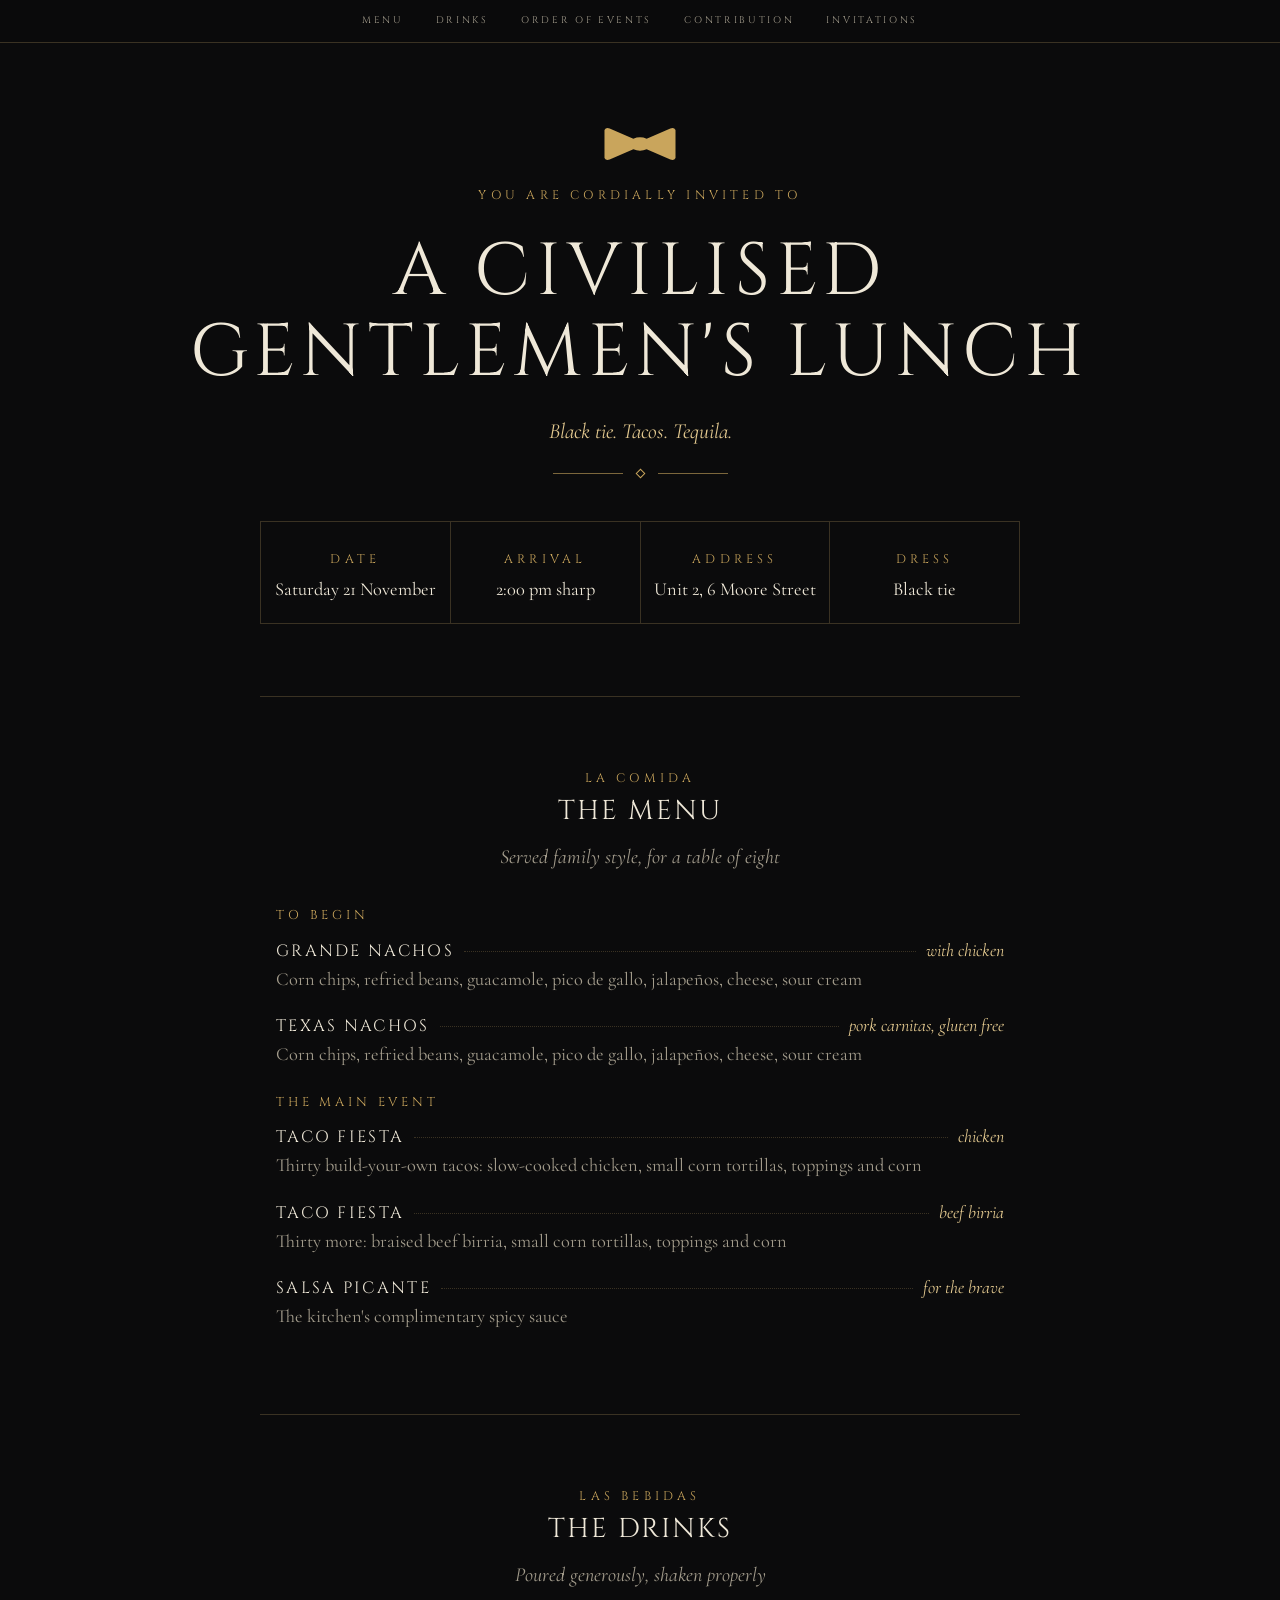
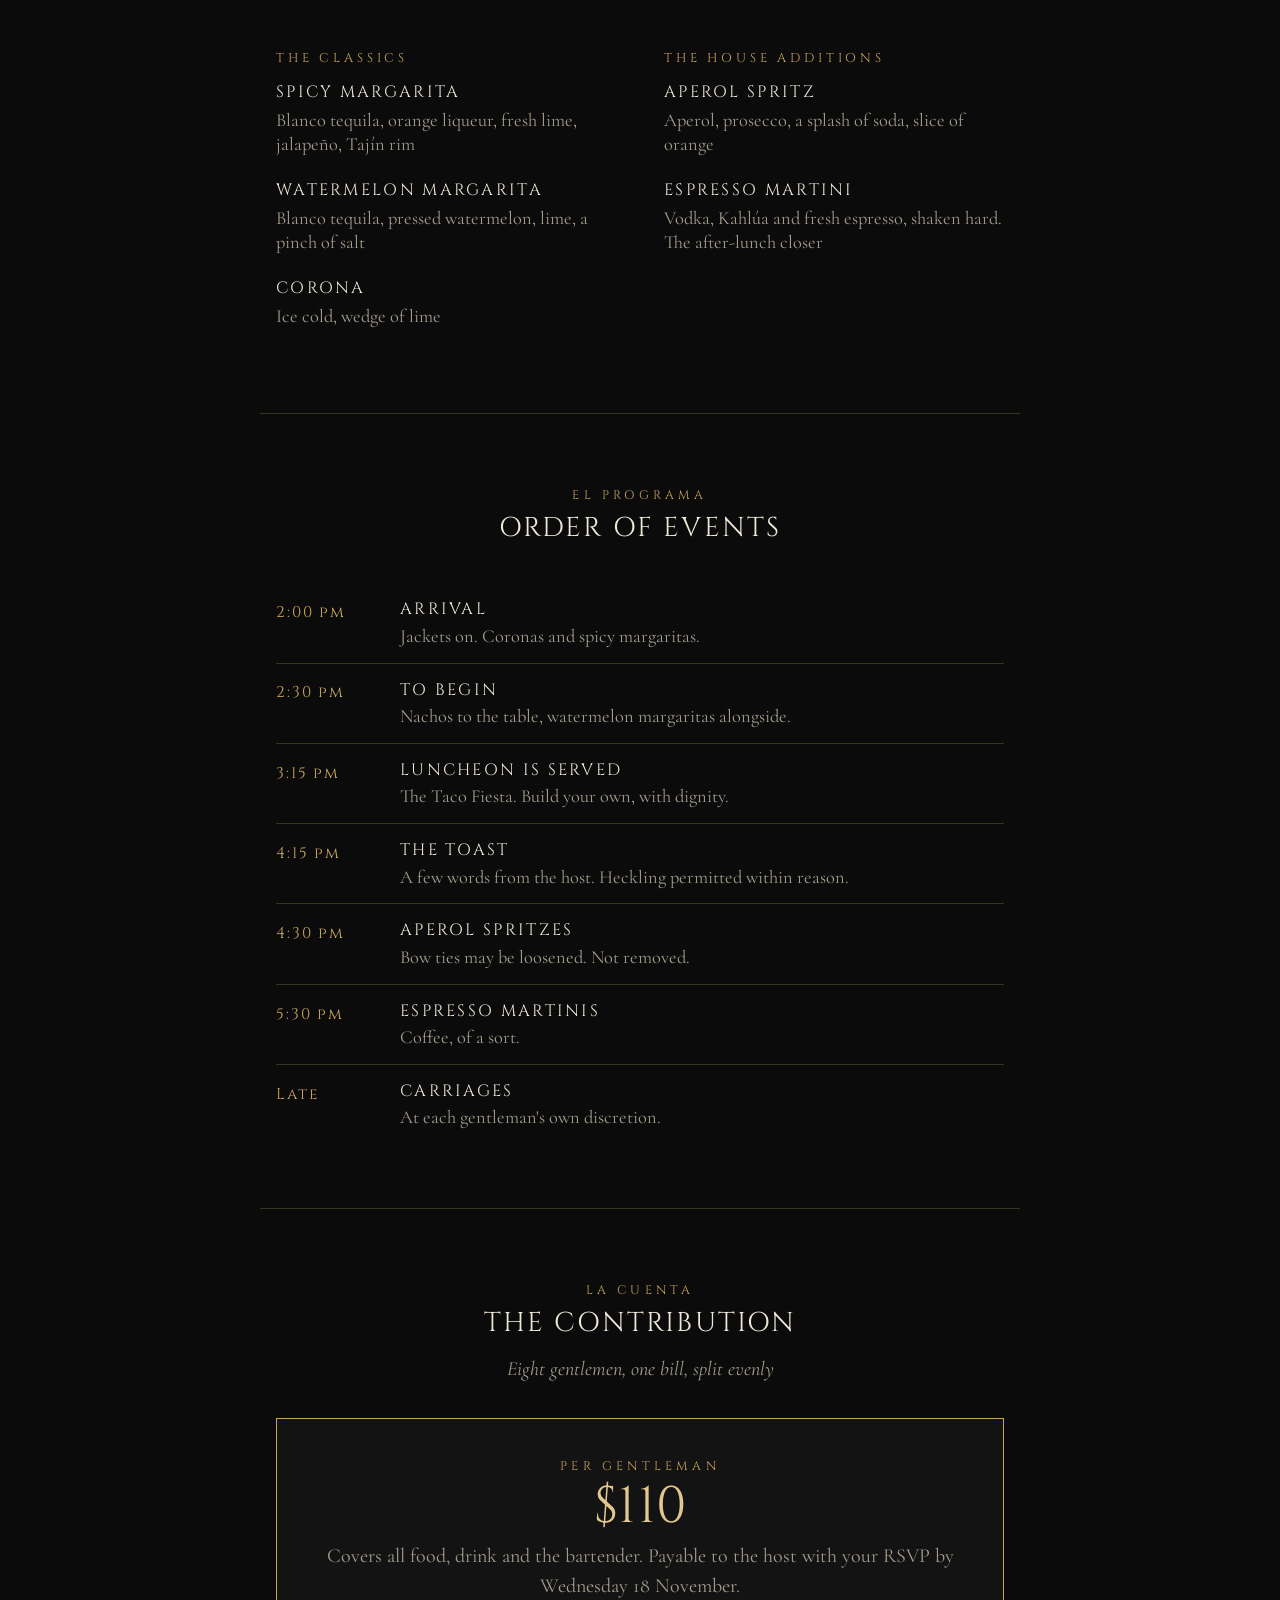
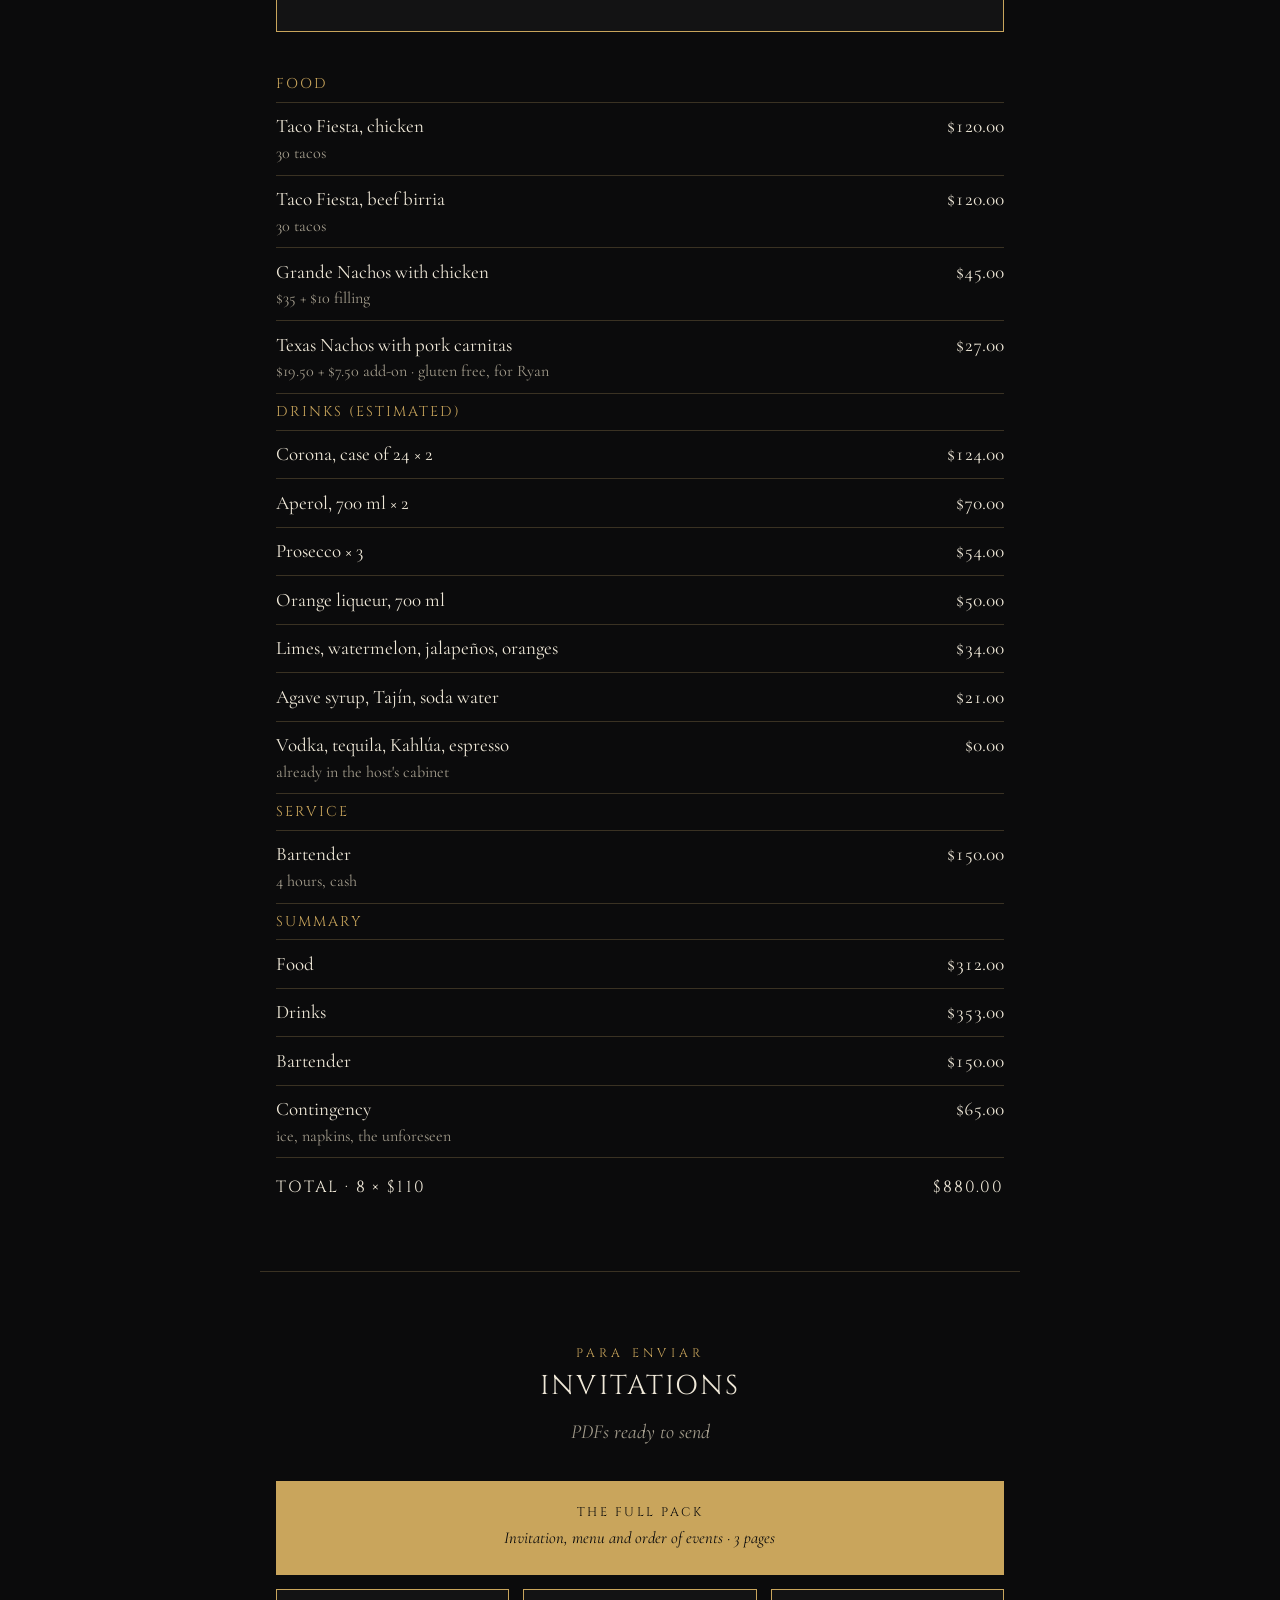
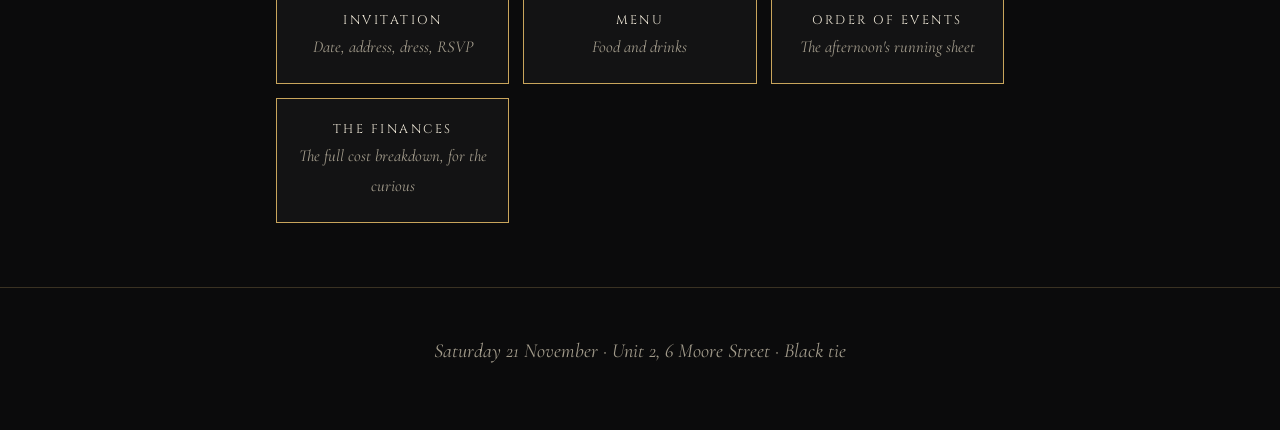
<file: index.html>
<!doctype html>
<html lang="en-AU">
<head>
<meta charset="utf-8">
<meta name="viewport" content="width=device-width, initial-scale=1">
<title>A Civilised Gentlemen's Lunch · Saturday 21 November</title>
<meta name="description" content="Black tie. Tacos. Tequila. Saturday 21 November, 2pm, Moore Street.">
<link rel="stylesheet" href="styles.css">
</head>
<body class="site">

<nav>
  <a href="#menu">Menu</a>
  <a href="#drinks">Drinks</a>
  <a href="#order">Order of Events</a>
  <a href="#contribution">Contribution</a>
  <a href="#downloads">Invitations</a>
</nav>

<div class="hero">
  <svg class="bowtie" viewBox="0 0 100 46" aria-hidden="true"><path d="M2 4 Q4 0 9 2 L41 16 Q50 12 59 16 L91 2 Q96 0 98 4 L98 42 Q96 46 91 44 L59 30 Q50 34 41 30 L9 44 Q4 46 2 42 Z"/></svg>
  <p class="eyebrow" style="margin-top:26px">You are cordially invited to</p>
  <h1>A Civilised<br>Gentlemen's Lunch</h1>
  <p class="sub">Black tie. Tacos. Tequila.</p>
  <div class="rule"><span></span></div>
  <div class="facts">
    <div><span class="eyebrow">Date</span><b>Saturday 21 November</b></div>
    <div><span class="eyebrow">Arrival</span><b>2:00 pm sharp</b></div>
    <div><span class="eyebrow">Address</span><b>Unit 2, 6 Moore Street</b></div>
    <div><span class="eyebrow">Dress</span><b>Black tie</b></div>
  </div>
</div>

<section id="menu">
  <header>
    <span class="eyebrow">La Comida</span>
    <h2>The Menu</h2>
    <p>Served family style, for a table of eight</p>
  </header>

  <h3>To Begin</h3>
  <div class="item">
    <div class="item-head"><span class="item-name">Grande Nachos</span><span class="dots"></span><span class="item-tag">with chicken</span></div>
    <p class="item-desc">Corn chips, refried beans, guacamole, pico de gallo, jalapeños, cheese, sour cream</p>
  </div>
  <div class="item">
    <div class="item-head"><span class="item-name">Texas Nachos</span><span class="dots"></span><span class="item-tag">pork carnitas, gluten free</span></div>
    <p class="item-desc">Corn chips, refried beans, guacamole, pico de gallo, jalapeños, cheese, sour cream</p>
  </div>

  <h3>The Main Event</h3>
  <div class="item">
    <div class="item-head"><span class="item-name">Taco Fiesta</span><span class="dots"></span><span class="item-tag">chicken</span></div>
    <p class="item-desc">Thirty build-your-own tacos: slow-cooked chicken, small corn tortillas, toppings and corn</p>
  </div>
  <div class="item">
    <div class="item-head"><span class="item-name">Taco Fiesta</span><span class="dots"></span><span class="item-tag">beef birria</span></div>
    <p class="item-desc">Thirty more: braised beef birria, small corn tortillas, toppings and corn</p>
  </div>
  <div class="item">
    <div class="item-head"><span class="item-name">Salsa Picante</span><span class="dots"></span><span class="item-tag">for the brave</span></div>
    <p class="item-desc">The kitchen's complimentary spicy sauce</p>
  </div>
</section>

<section id="drinks">
  <header>
    <span class="eyebrow">Las Bebidas</span>
    <h2>The Drinks</h2>
    <p>Poured generously, shaken properly</p>
  </header>
  <div class="cols">
    <div>
      <h3>The Classics</h3>
      <div class="item">
        <div class="item-head"><span class="item-name">Spicy Margarita</span></div>
        <p class="item-desc">Blanco tequila, orange liqueur, fresh lime, jalapeño, Tajín rim</p>
      </div>
      <div class="item">
        <div class="item-head"><span class="item-name">Watermelon Margarita</span></div>
        <p class="item-desc">Blanco tequila, pressed watermelon, lime, a pinch of salt</p>
      </div>
      <div class="item">
        <div class="item-head"><span class="item-name">Corona</span></div>
        <p class="item-desc">Ice cold, wedge of lime</p>
      </div>
    </div>
    <div>
      <h3>The House Additions</h3>
      <div class="item">
        <div class="item-head"><span class="item-name">Aperol Spritz</span></div>
        <p class="item-desc">Aperol, prosecco, a splash of soda, slice of orange</p>
      </div>
      <div class="item">
        <div class="item-head"><span class="item-name">Espresso Martini</span></div>
        <p class="item-desc">Vodka, Kahlúa and fresh espresso, shaken hard. The after-lunch closer</p>
      </div>
    </div>
  </div>
</section>

<section id="order">
  <header>
    <span class="eyebrow">El Programa</span>
    <h2>Order of Events</h2>
  </header>
  <ol class="timeline">
    <li><time>2:00 pm</time><div><strong>Arrival</strong><p>Jackets on. Coronas and spicy margaritas.</p></div></li>
    <li><time>2:30 pm</time><div><strong>To Begin</strong><p>Nachos to the table, watermelon margaritas alongside.</p></div></li>
    <li><time>3:15 pm</time><div><strong>Luncheon is Served</strong><p>The Taco Fiesta. Build your own, with dignity.</p></div></li>
    <li><time>4:15 pm</time><div><strong>The Toast</strong><p>A few words from the host. Heckling permitted within reason.</p></div></li>
    <li><time>4:30 pm</time><div><strong>Aperol Spritzes</strong><p>Bow ties may be loosened. Not removed.</p></div></li>
    <li><time>5:30 pm</time><div><strong>Espresso Martinis</strong><p>Coffee, of a sort.</p></div></li>
    <li><time>Late</time><div><strong>Carriages</strong><p>At each gentleman's own discretion.</p></div></li>
  </ol>
</section>

<section id="contribution">
  <header>
    <span class="eyebrow">La Cuenta</span>
    <h2>The Contribution</h2>
    <p>Eight gentlemen, one bill, split evenly</p>
  </header>

  <div class="price">
    <span class="eyebrow">Per gentleman</span>
    <div class="amount">$110</div>
    <p>Covers all food, drink and the bartender. Payable to the host with your RSVP by Wednesday 18 November.</p>
  </div>

  <table class="costs">
    <tr class="sub"><td>Food</td><td></td></tr>
    <tr><td>Taco Fiesta, chicken <small>30 tacos</small></td><td>$120.00</td></tr>
    <tr><td>Taco Fiesta, beef birria <small>30 tacos</small></td><td>$120.00</td></tr>
    <tr><td>Grande Nachos with chicken <small>$35 + $10 filling</small></td><td>$45.00</td></tr>
    <tr><td>Texas Nachos with pork carnitas <small>$19.50 + $7.50 add-on · gluten free, for Ryan</small></td><td>$27.00</td></tr>
    <tr class="sub"><td>Drinks (estimated)</td><td></td></tr>
    <tr><td>Corona, case of 24 × 2</td><td>$124.00</td></tr>
    <tr><td>Aperol, 700 ml × 2</td><td>$70.00</td></tr>
    <tr><td>Prosecco × 3</td><td>$54.00</td></tr>
    <tr><td>Orange liqueur, 700 ml</td><td>$50.00</td></tr>
    <tr><td>Limes, watermelon, jalapeños, oranges</td><td>$34.00</td></tr>
    <tr><td>Agave syrup, Tajín, soda water</td><td>$21.00</td></tr>
    <tr><td>Vodka, tequila, Kahlúa, espresso <small>already in the host's cabinet</small></td><td>$0.00</td></tr>
    <tr class="sub"><td>Service</td><td></td></tr>
    <tr><td>Bartender <small>4 hours, cash</small></td><td>$150.00</td></tr>
    <tr class="sub"><td>Summary</td><td></td></tr>
    <tr><td>Food</td><td>$312.00</td></tr>
    <tr><td>Drinks</td><td>$353.00</td></tr>
    <tr><td>Bartender</td><td>$150.00</td></tr>
    <tr><td>Contingency <small>ice, napkins, the unforeseen</small></td><td>$65.00</td></tr>
    <tr class="total"><td>Total · 8 × $110</td><td>$880.00</td></tr>
  </table>
</section>

<section id="downloads">
  <header>
    <span class="eyebrow">Para Enviar</span>
    <h2>Invitations</h2>
    <p>PDFs ready to send</p>
  </header>
  <div class="downloads">
    <a class="primary" href="pdfs/gentlemens-lunch-full-pack.pdf" download><strong>The Full Pack</strong><small>Invitation, menu and order of events · 3 pages</small></a>
    <a href="pdfs/invitation.pdf" download><strong>Invitation</strong><small>Date, address, dress, RSVP</small></a>
    <a href="pdfs/menu.pdf" download><strong>Menu</strong><small>Food and drinks</small></a>
    <a href="pdfs/order-of-events.pdf" download><strong>Order of Events</strong><small>The afternoon's running sheet</small></a>
    <a href="pdfs/finances.pdf" download><strong>The Finances</strong><small>The full cost breakdown, for the curious</small></a>
  </div>
</section>

<footer>Saturday 21 November · Unit 2, 6 Moore Street · Black tie</footer>

</body>
</html>
</file>
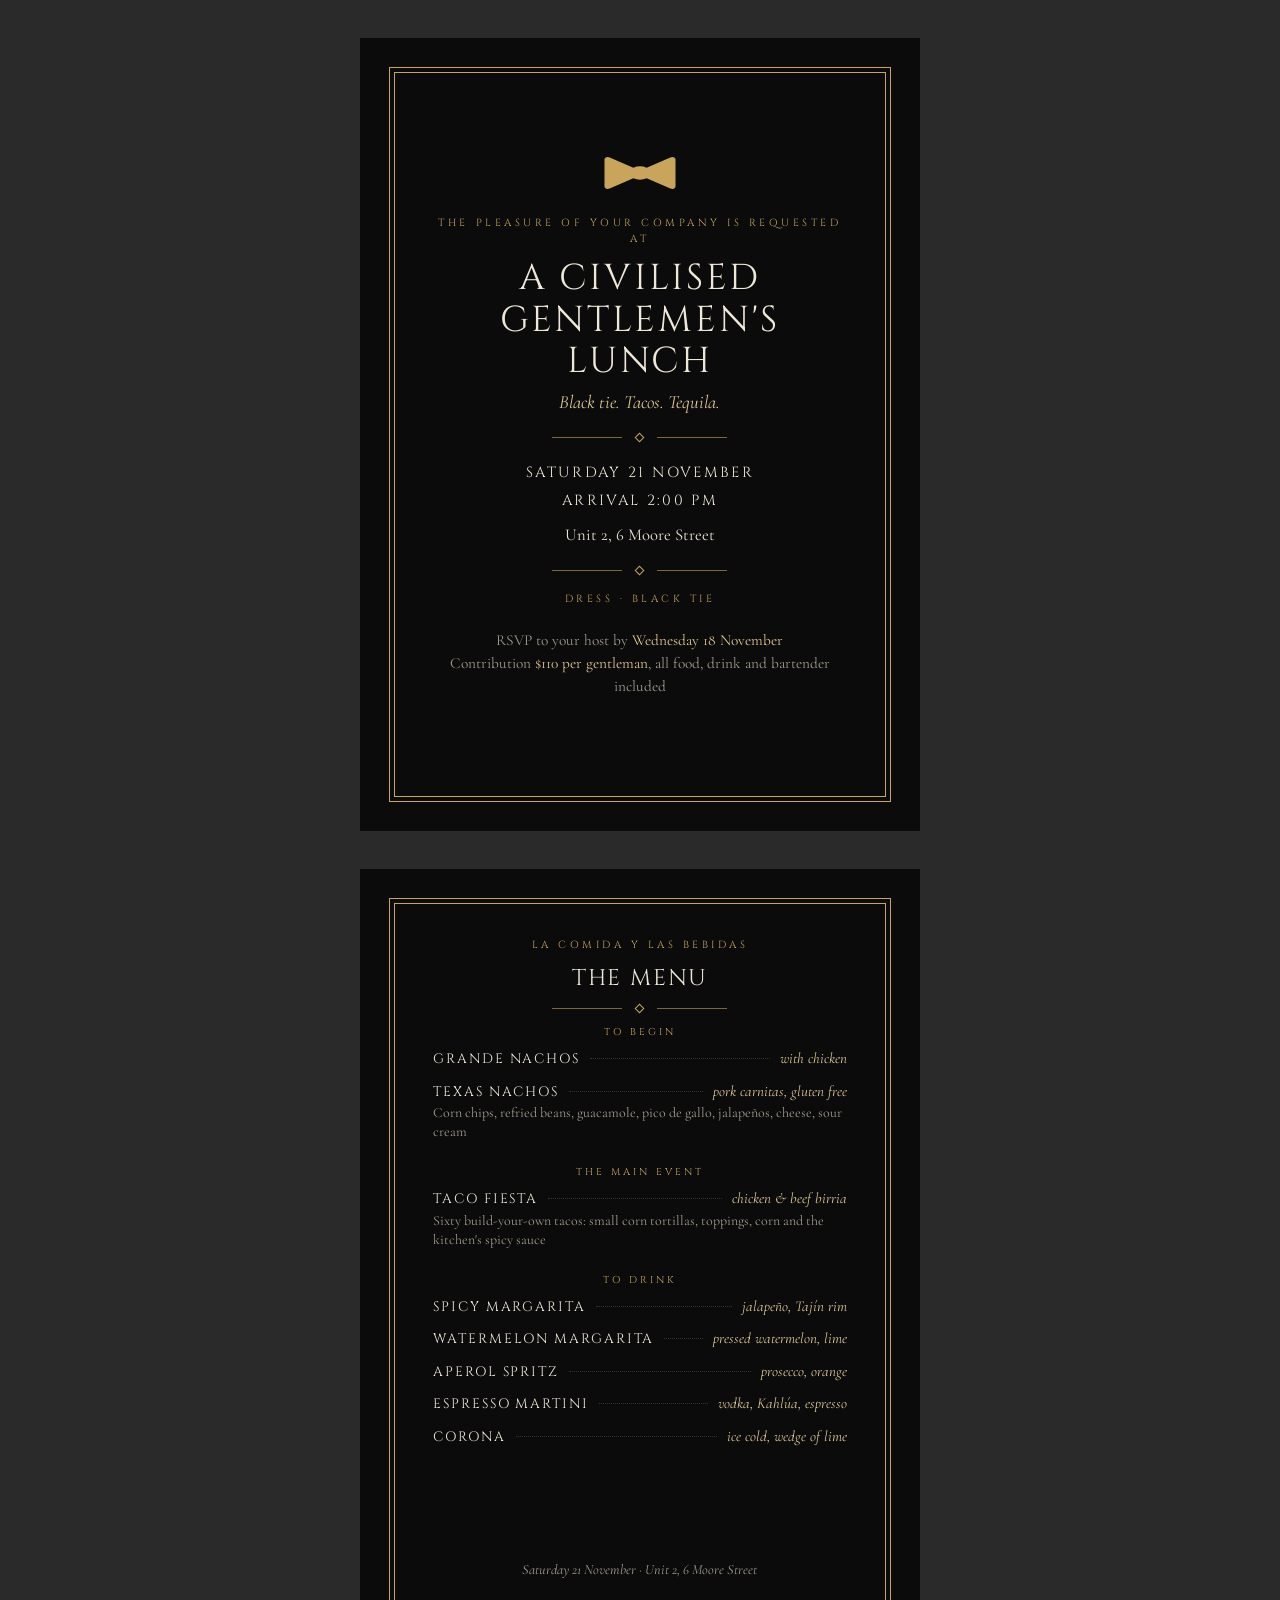
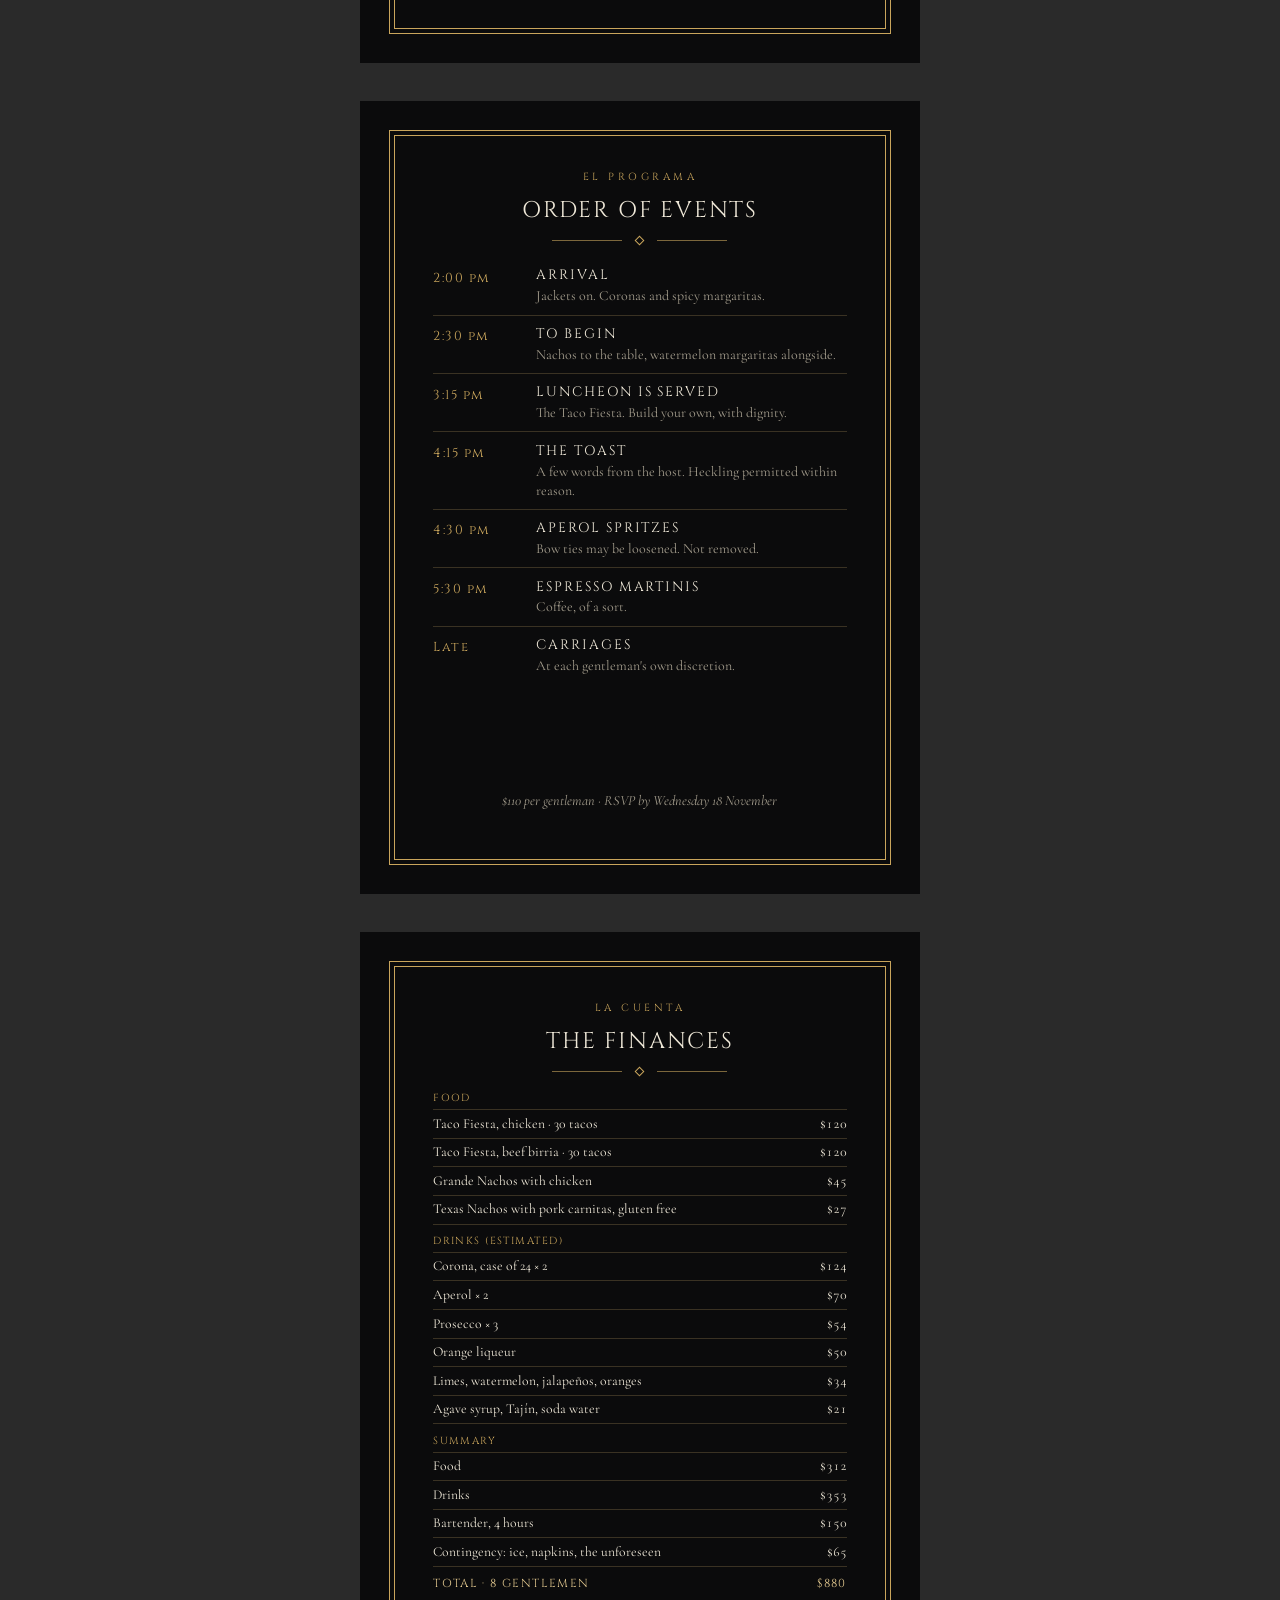
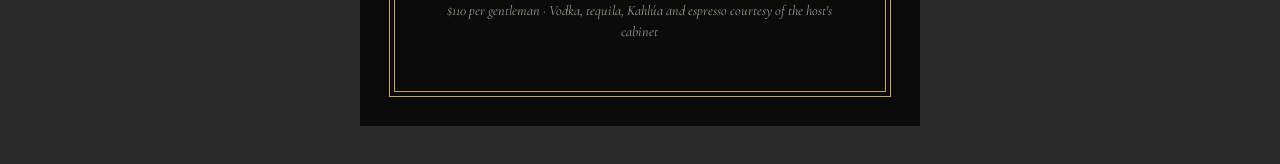
<file: cards.html>
<!doctype html>
<html lang="en-AU">
<head>
<meta charset="utf-8">
<meta name="viewport" content="width=device-width, initial-scale=1">
<title>A Civilised Gentlemen's Lunch · Invitation Pack</title>
<link rel="stylesheet" href="styles.css">
</head>
<body class="cards">

<!-- 1. Invitation -->
<div class="card invite">
  <div class="frame">
    <svg class="bowtie" viewBox="0 0 100 46" aria-hidden="true"><path d="M2 4 Q4 0 9 2 L41 16 Q50 12 59 16 L91 2 Q96 0 98 4 L98 42 Q96 46 91 44 L59 30 Q50 34 41 30 L9 44 Q4 46 2 42 Z"/></svg>
    <p class="eyebrow" style="margin:7mm 0 0">The pleasure of your company is requested at</p>
    <h1>A Civilised<br>Gentlemen's<br>Lunch</h1>
    <p class="sub" style="margin:0">Black tie. Tacos. Tequila.</p>
    <div class="rule"><span></span></div>
    <p class="when" style="margin:0">Saturday 21 November<br>Arrival 2:00 pm</p>
    <p class="where" style="margin-bottom:0">Unit 2, 6 Moore Street</p>
    <div class="rule"><span></span></div>
    <p class="eyebrow" style="margin:0">Dress · Black tie</p>
    <p class="rsvp">RSVP to your host by <b>Wednesday 18 November</b><br>Contribution <b>$110 per gentleman</b>, all food, drink and bartender included</p>
  </div>
</div>

<!-- 2. Menu -->
<div class="card">
  <div class="frame">
    <span class="eyebrow">La Comida y Las Bebidas</span>
    <h2 style="margin-top:2mm">The Menu</h2>
    <div class="rule" style="margin:0.6em auto 0"><span></span></div>

    <h3>To Begin</h3>
    <div class="item">
      <div class="item-head"><span class="item-name">Grande Nachos</span><span class="dots"></span><span class="item-tag">with chicken</span></div>
    </div>
    <div class="item">
      <div class="item-head"><span class="item-name">Texas Nachos</span><span class="dots"></span><span class="item-tag">pork carnitas, gluten free</span></div>
      <p class="item-desc">Corn chips, refried beans, guacamole, pico de gallo, jalapeños, cheese, sour cream</p>
    </div>

    <h3>The Main Event</h3>
    <div class="item">
      <div class="item-head"><span class="item-name">Taco Fiesta</span><span class="dots"></span><span class="item-tag">chicken &amp; beef birria</span></div>
      <p class="item-desc">Sixty build-your-own tacos: small corn tortillas, toppings, corn and the kitchen's spicy sauce</p>
    </div>

    <h3>To Drink</h3>
    <div class="item">
      <div class="item-head"><span class="item-name">Spicy Margarita</span><span class="dots"></span><span class="item-tag">jalapeño, Tajín rim</span></div>
    </div>
    <div class="item">
      <div class="item-head"><span class="item-name">Watermelon Margarita</span><span class="dots"></span><span class="item-tag">pressed watermelon, lime</span></div>
    </div>
    <div class="item">
      <div class="item-head"><span class="item-name">Aperol Spritz</span><span class="dots"></span><span class="item-tag">prosecco, orange</span></div>
    </div>
    <div class="item">
      <div class="item-head"><span class="item-name">Espresso Martini</span><span class="dots"></span><span class="item-tag">vodka, Kahlúa, espresso</span></div>
    </div>
    <div class="item">
      <div class="item-head"><span class="item-name">Corona</span><span class="dots"></span><span class="item-tag">ice cold, wedge of lime</span></div>
    </div>

    <p class="foot">Saturday 21 November · Unit 2, 6 Moore Street</p>
  </div>
</div>

<!-- 3. Order of events -->
<div class="card">
  <div class="frame">
    <span class="eyebrow">El Programa</span>
    <h2 style="margin-top:2mm">Order of Events</h2>
    <div class="rule" style="margin:0.6em auto 0.8em"><span></span></div>

    <ol class="timeline">
      <li><time>2:00 pm</time><div><strong>Arrival</strong><p>Jackets on. Coronas and spicy margaritas.</p></div></li>
      <li><time>2:30 pm</time><div><strong>To Begin</strong><p>Nachos to the table, watermelon margaritas alongside.</p></div></li>
      <li><time>3:15 pm</time><div><strong>Luncheon is Served</strong><p>The Taco Fiesta. Build your own, with dignity.</p></div></li>
      <li><time>4:15 pm</time><div><strong>The Toast</strong><p>A few words from the host. Heckling permitted within reason.</p></div></li>
      <li><time>4:30 pm</time><div><strong>Aperol Spritzes</strong><p>Bow ties may be loosened. Not removed.</p></div></li>
      <li><time>5:30 pm</time><div><strong>Espresso Martinis</strong><p>Coffee, of a sort.</p></div></li>
      <li><time>Late</time><div><strong>Carriages</strong><p>At each gentleman's own discretion.</p></div></li>
    </ol>

    <p class="foot">$110 per gentleman · RSVP by Wednesday 18 November</p>
  </div>
</div>

<!-- 4. Finances (separate PDF, not part of the full pack) -->
<div class="card">
  <div class="frame">
    <span class="eyebrow">La Cuenta</span>
    <h2 style="margin-top:2mm">The Finances</h2>
    <div class="rule" style="margin:0.6em auto 0.4em"><span></span></div>

    <table class="costs">
      <tr class="sub"><td>Food</td><td></td></tr>
      <tr><td>Taco Fiesta, chicken · 30 tacos</td><td>$120</td></tr>
      <tr><td>Taco Fiesta, beef birria · 30 tacos</td><td>$120</td></tr>
      <tr><td>Grande Nachos with chicken</td><td>$45</td></tr>
      <tr><td>Texas Nachos with pork carnitas, gluten free</td><td>$27</td></tr>
      <tr class="sub"><td>Drinks (estimated)</td><td></td></tr>
      <tr><td>Corona, case of 24 × 2</td><td>$124</td></tr>
      <tr><td>Aperol × 2</td><td>$70</td></tr>
      <tr><td>Prosecco × 3</td><td>$54</td></tr>
      <tr><td>Orange liqueur</td><td>$50</td></tr>
      <tr><td>Limes, watermelon, jalapeños, oranges</td><td>$34</td></tr>
      <tr><td>Agave syrup, Tajín, soda water</td><td>$21</td></tr>
      <tr class="sub"><td>Summary</td><td></td></tr>
      <tr><td>Food</td><td>$312</td></tr>
      <tr><td>Drinks</td><td>$353</td></tr>
      <tr><td>Bartender, 4 hours</td><td>$150</td></tr>
      <tr><td>Contingency: ice, napkins, the unforeseen</td><td>$65</td></tr>
      <tr class="total"><td>Total · 8 gentlemen</td><td>$880</td></tr>
    </table>

    <p class="foot">$110 per gentleman · Vodka, tequila, Kahlúa and espresso courtesy of the host's cabinet</p>
  </div>
</div>

</body>
</html>
</file>
<file: styles.css>
@font-face { font-family: "Cinzel"; font-weight: 400; src: url("fonts/cinzel-latin-400-normal.woff2") format("woff2"); font-display: swap; }
@font-face { font-family: "Cinzel"; font-weight: 600; src: url("fonts/cinzel-latin-600-normal.woff2") format("woff2"); font-display: swap; }
@font-face { font-family: "Cormorant Garamond"; font-weight: 400; src: url("fonts/cormorant-garamond-latin-400-normal.woff2") format("woff2"); font-display: swap; }
@font-face { font-family: "Cormorant Garamond"; font-weight: 600; src: url("fonts/cormorant-garamond-latin-600-normal.woff2") format("woff2"); font-display: swap; }
@font-face { font-family: "Cormorant Garamond"; font-weight: 400; font-style: italic; src: url("fonts/cormorant-garamond-latin-400-italic.woff2") format("woff2"); font-display: swap; }
@font-face { font-family: "Cormorant Garamond"; font-weight: 500; font-style: italic; src: url("fonts/cormorant-garamond-latin-500-italic.woff2") format("woff2"); font-display: swap; }

:root {
  --ink: #0b0b0c;
  --panel: #131314;
  --line: #3a3223;
  --gold: #c9a55c;
  --gold-soft: #e2c88f;
  --cream: #efe8d8;
  --muted: #a39c8c;
  --display: "Cinzel", "Times New Roman", serif;
  --body: "Cormorant Garamond", Georgia, serif;
}

* { box-sizing: border-box; }
html { scroll-behavior: smooth; }
body {
  margin: 0;
  background: var(--ink);
  color: var(--cream);
  font-family: var(--body);
  font-size: 20px;
  line-height: 1.5;
  -webkit-font-smoothing: antialiased;
}
a { color: var(--gold-soft); }

/* ---------- shared pieces ---------- */
.eyebrow {
  font-family: var(--display);
  font-size: 0.62em;
  letter-spacing: 0.34em;
  text-transform: uppercase;
  color: var(--gold);
}
h1, h2, h3 { font-family: var(--display); font-weight: 400; margin: 0; letter-spacing: 0.08em; }
h2 { font-size: 1.7rem; text-transform: uppercase; color: var(--cream); }
h3 { font-size: 0.8rem; letter-spacing: 0.3em; text-transform: uppercase; color: var(--gold); margin: 2em 0 0.9em; }
em { font-style: italic; font-weight: 500; }

.rule { display: flex; align-items: center; justify-content: center; gap: 14px; margin: 1.1em auto; color: var(--gold); }
.rule::before, .rule::after { content: ""; height: 1px; width: 70px; background: var(--gold); opacity: 0.6; }
.rule span { width: 7px; height: 7px; transform: rotate(45deg); border: 1px solid var(--gold); }

.bowtie { width: 74px; height: auto; fill: var(--gold); display: block; margin: 0 auto; }

.item { margin: 0 0 1.05em; }
.item-head { display: flex; align-items: baseline; gap: 10px; }
.item-name { font-family: var(--display); font-size: 0.82em; letter-spacing: 0.14em; text-transform: uppercase; color: var(--cream); }
.item-head .dots { flex: 1; border-bottom: 1px dotted var(--line); transform: translateY(-4px); }
.item-tag { font-style: italic; color: var(--gold-soft); font-size: 0.9em; white-space: nowrap; }
.item-desc { color: var(--muted); font-size: 0.92em; line-height: 1.35; margin: 0.15em 0 0; }

.timeline { list-style: none; padding: 0; margin: 0; }
.timeline li { display: grid; grid-template-columns: 5.2em 1fr; gap: 0 1em; padding: 0.7em 0; border-bottom: 1px solid var(--line); }
.timeline li:last-child { border-bottom: 0; }
.timeline time { font-family: var(--display); font-size: 0.78em; letter-spacing: 0.12em; color: var(--gold); padding-top: 0.25em; }
.timeline strong { font-family: var(--display); font-weight: 400; font-size: 0.82em; letter-spacing: 0.14em; text-transform: uppercase; display: block; }
.timeline p { margin: 0.1em 0 0; color: var(--muted); font-size: 0.92em; line-height: 1.35; }

/* ---------- website ---------- */
.site nav {
  position: sticky; top: 0; z-index: 5;
  display: flex; justify-content: center; gap: 1.6em; flex-wrap: wrap;
  padding: 14px 16px;
  background: rgba(11, 11, 12, 0.92);
  border-bottom: 1px solid var(--line);
  backdrop-filter: blur(6px);
}
.site nav a { font-family: var(--display); font-size: 0.6rem; letter-spacing: 0.28em; text-transform: uppercase; text-decoration: none; color: var(--muted); }
.site nav a:hover { color: var(--gold-soft); }

.hero { text-align: center; padding: 84px 16px 72px; }
.hero h1 { font-size: clamp(2.3rem, 9vw, 4.6rem); line-height: 1.1; margin: 0.35em 0 0.2em; text-transform: uppercase; }
.hero .sub { font-style: italic; font-size: 1.35rem; color: var(--gold-soft); }
.facts { display: grid; grid-template-columns: repeat(auto-fit, minmax(150px, 1fr)); gap: 1px; max-width: 760px; margin: 44px auto 0; background: var(--line); border: 1px solid var(--line); }
.facts div { background: var(--ink); padding: 20px 12px; }
.facts b { display: block; font-weight: 400; font-size: 1.15rem; margin-top: 4px; }

section { max-width: 760px; margin: 0 auto; padding: 64px 16px; border-top: 1px solid var(--line); }
section > header { text-align: center; margin-bottom: 34px; }
section > header p { color: var(--muted); font-style: italic; margin: 0.5em 0 0; }
.cols { display: grid; grid-template-columns: 1fr; gap: 0 48px; }
@media (min-width: 700px) { .cols { grid-template-columns: 1fr 1fr; } }

table.costs { width: 100%; border-collapse: collapse; font-size: 0.95em; }
table.costs td { padding: 0.5em 0; border-bottom: 1px solid var(--line); vertical-align: top; }
table.costs td:last-child { text-align: right; white-space: nowrap; padding-left: 1em; font-variant-numeric: tabular-nums; }
table.costs small { display: block; color: var(--muted); font-size: 0.85em; }
table.costs tr.sub td { font-family: var(--display); font-size: 0.75em; letter-spacing: 0.14em; text-transform: uppercase; color: var(--gold); }
table.costs tr.total td { font-family: var(--display); letter-spacing: 0.12em; text-transform: uppercase; font-size: 0.85em; border-bottom: 0; padding-top: 1em; }

.price { text-align: center; border: 1px solid var(--gold); padding: 30px 16px; margin: 0 0 34px; background: var(--panel); }
.price .amount { font-family: var(--display); font-size: 3.2rem; color: var(--gold-soft); line-height: 1.1; }
.price p { margin: 0.3em 0 0; color: var(--muted); }

.downloads { display: grid; grid-template-columns: repeat(auto-fit, minmax(210px, 1fr)); gap: 14px; }
.downloads a {
  display: block; text-decoration: none; text-align: center;
  border: 1px solid var(--gold); padding: 22px 12px; color: var(--cream); background: var(--panel);
  transition: background 0.2s, color 0.2s;
}
.downloads a:hover { background: var(--gold); color: var(--ink); }
.downloads a:hover small { color: var(--ink); }
.downloads strong { font-family: var(--display); font-weight: 400; font-size: 0.78rem; letter-spacing: 0.2em; text-transform: uppercase; display: block; }
.downloads small { color: var(--muted); font-style: italic; }
.downloads a.primary { grid-column: 1 / -1; background: var(--gold); color: var(--ink); }
.downloads a.primary small { color: var(--ink); }

footer { text-align: center; padding: 48px 16px 64px; border-top: 1px solid var(--line); color: var(--muted); font-style: italic; }

/* ---------- printable cards (A5) ---------- */
@page { size: A5; margin: 0; }
body.cards { background: #2a2a2a; font-size: 12.5pt; }
.card {
  width: 148mm; height: 210mm;
  margin: 10mm auto;
  background: var(--ink);
  padding: 9mm;
  position: relative;
  overflow: hidden;
  page-break-after: always; break-after: page;
}
.card .frame {
  height: 100%;
  border: 0.4mm solid var(--gold);
  outline: 0.15mm solid var(--gold);
  outline-offset: 1.2mm;
  padding: 9mm 10mm;
  display: flex; flex-direction: column;
  text-align: center;
}
.card h2 { font-size: 17pt; }
.card h3 { font-size: 7.5pt; margin: 1.3em 0 0.7em; }
.card .item, .card .timeline { text-align: left; }
.card .item { margin-bottom: 0.6em; }
.card .item-desc, .card .timeline p { font-size: 0.84em; }
.card .timeline li { padding: 0.5em 0; }
.card table.costs { text-align: left; font-size: 0.82em; }
.card table.costs td { padding: 0.26em 0; }
.card table.costs tr.sub td { padding-top: 0.9em; }
.card table.costs tr.total td { padding-top: 0.7em; color: var(--gold-soft); }
.card .foot { margin-top: auto; color: var(--muted); font-style: italic; font-size: 0.85em; }

.invite .frame { justify-content: center; }
.invite h1 { font-size: 27pt; line-height: 1.15; text-transform: uppercase; margin: 0.3em 0 0.15em; }
.invite .sub { font-style: italic; font-size: 14pt; color: var(--gold-soft); }
.invite .lead { font-style: italic; color: var(--muted); margin: 0 0 0.4em; }
.invite .when { font-family: var(--display); letter-spacing: 0.16em; text-transform: uppercase; font-size: 11pt; line-height: 1.9; }
.invite .where { margin-top: 0.5em; }
.invite .rsvp { margin-top: 1.4em; font-size: 0.92em; color: var(--muted); }
.invite .rsvp b { color: var(--gold-soft); font-weight: 400; }

@media print {
  body.cards { background: none; }
  .card { margin: 0; }
  * { -webkit-print-color-adjust: exact; print-color-adjust: exact; }
}
</file>
